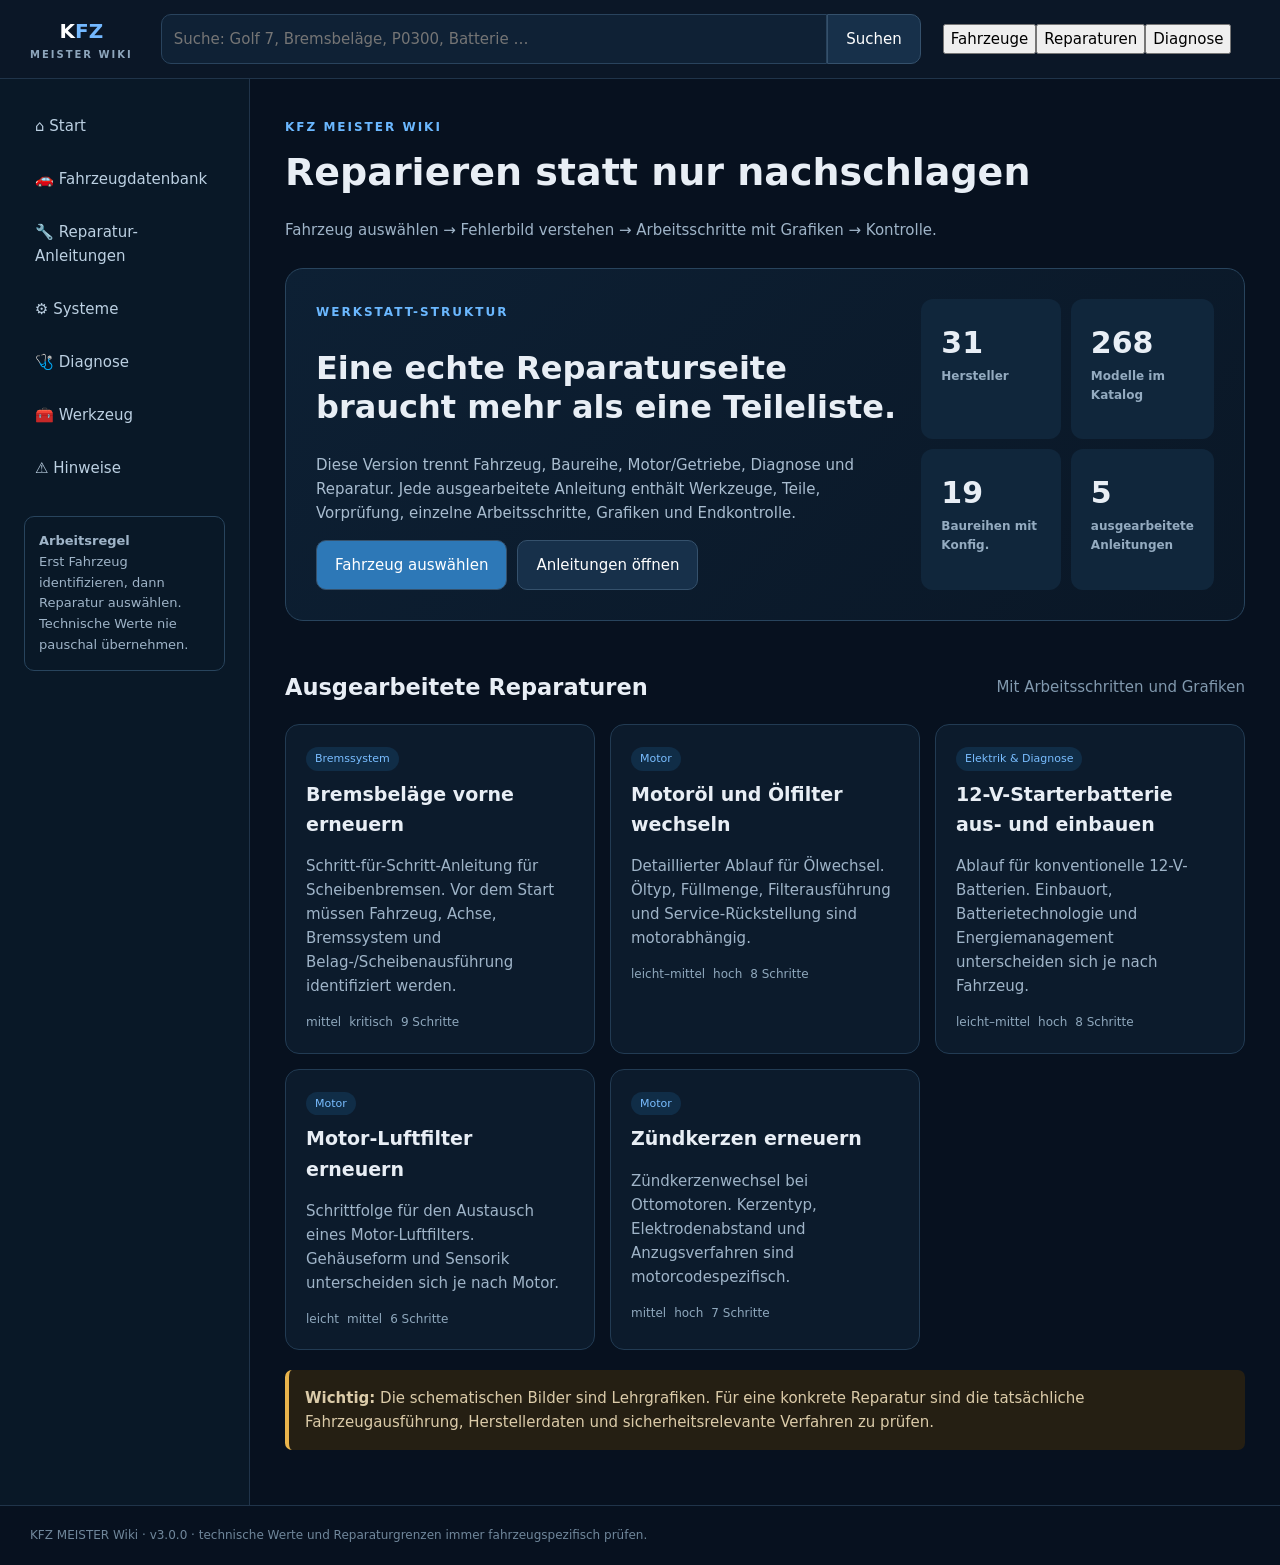
<file: index.html>
<!doctype html>
<html lang="de">
<head>
<meta charset="utf-8">
<meta name="viewport" content="width=device-width,initial-scale=1">
<meta name="theme-color" content="#07111f">
<meta name="description" content="KFZ MEISTER Wiki Pro – Diagnose, Reparatur, Fahrzeugsysteme, Komponenten und Werkzeuge.">
<title>KFZ MEISTER Wiki Pro</title>
<link rel="stylesheet" href="style.css">
</head>
<body><main class="fatal"><h1>KFZ MEISTER Wiki Pro</h1><p>Datenbank wird geladen …</p></main><script src="app.js"></script></body>
</html>
</file>
<file: style.css>
*{box-sizing:border-box}body{margin:0;background:#07111f;color:#e8eef5;font:15px/1.6 system-ui,Arial,sans-serif}button,input{font:inherit}button{cursor:pointer}header{position:sticky;top:0;z-index:5;display:flex;gap:22px;align-items:center;padding:14px 24px;background:#0b1727;border-bottom:1px solid #20344a}.logo{background:none;border:0;color:#fff;font-weight:900;font-size:20px}.logo span{color:#73b8ff}.logo small{display:block;color:#8ea6bc;font-size:10px;letter-spacing:2px}.search{display:flex;flex:1;max-width:760px}.search input,.filter input{width:100%;background:#0f2135;border:1px solid #29435d;color:#fff;border-radius:10px 0 0 10px;padding:12px}.search button,.actions button{border:1px solid #35516c;background:#17304a;color:#fff;padding:12px 18px;border-radius:0 10px 10px 0}.actions{display:flex;gap:10px}.actions button{border-radius:10px}.actions .primary{background:#2d78b7}.app{min-height:100vh}.body{display:grid;grid-template-columns:250px 1fr;min-height:calc(100vh - 120px)}aside{padding:24px;background:#091827;border-right:1px solid #20344a}aside>button{display:block;width:100%;text-align:left;margin-bottom:7px;padding:11px;border:0;border-radius:9px;background:transparent;color:#bcd0e2}aside>button:hover{background:#10283f;color:#fff}.side-note{margin-top:25px;padding:14px;border:1px solid #28445d;border-radius:10px;color:#9fb4c8;font-size:13px}main{padding:35px;max-width:1450px;width:100%;margin:auto}.page-header{margin-bottom:26px}.eyebrow{color:#6bb8ff;font-size:12px;font-weight:800;letter-spacing:2px}.page-header h1{font-size:38px;margin:4px 0}.page-header p{color:#9fb4c8;max-width:900px}.hero{display:grid;grid-template-columns:1.6fr .8fr;gap:20px;padding:30px;border:1px solid #28445d;border-radius:18px;background:linear-gradient(135deg,#0d2034,#0a1726);margin-bottom:30px}.hero h2{font-size:32px;line-height:1.2}.hero p{color:#a9bdd0}.stats{display:grid;grid-template-columns:1fr 1fr;gap:10px}.stats b{font-size:30px;padding:20px;border-radius:12px;background:#10263b}.stats small{display:block;color:#94abc0;font-size:12px}.section-title{display:flex;justify-content:space-between;align-items:center}.section-title span{color:#8199ae}.cards{display:grid;grid-template-columns:repeat(auto-fit,minmax(250px,1fr));gap:15px}.card,.panel{background:#0c1b2c;border:1px solid #223b53;border-radius:14px;padding:20px}.card{transition:.15s}.card:hover{transform:translateY(-2px);border-color:#4a78a0}.card h3{margin:8px 0;font-size:19px}.card p{color:#9fb4c8}.tag{display:inline-block;color:#79bdff;background:#102d47;border-radius:999px;padding:3px 9px;font-size:11px}.meta{display:flex;gap:8px;flex-wrap:wrap;color:#8fa8bd;font-size:12px}.brandletter{width:42px;height:42px;border-radius:10px;background:#173858;display:grid;place-items:center;font-weight:900;font-size:20px}.filter{display:flex;margin-bottom:18px}.filter input{border-radius:10px}.chips,.listchips{display:flex;gap:7px;flex-wrap:wrap}.chips span,.config span,.listchips span{padding:5px 8px;background:#10283f;border-radius:7px;color:#abc0d3;font-size:12px}.config{display:grid;grid-template-columns:repeat(3,1fr);gap:15px;margin-bottom:25px}.config>div{background:#0c1b2c;border:1px solid #223b53;border-radius:12px;padding:18px}.config span{display:inline-block;margin:3px}.two{display:grid;grid-template-columns:minmax(0,1fr) 320px;gap:18px}.repair-head{display:flex;justify-content:space-between;gap:20px;padding:14px 18px;background:#0b1b2c;border:1px solid #223b53;border-radius:10px;margin-bottom:20px;color:#a8bdcf}.steps{display:grid;gap:18px}.step{display:grid;grid-template-columns:50px 1fr;gap:14px;background:#0c1b2c;border:1px solid #223b53;border-radius:14px;padding:20px}.stepno{width:42px;height:42px;border-radius:50%;background:#2b74ad;display:grid;place-items:center;font-weight:900}.step h2{margin-top:0}.step p{color:#b0c2d2}.step figure{margin:15px 0 0}.step img{width:100%;max-height:420px;object-fit:contain;background:#07111f;border-radius:10px;border:1px solid #29435d}.step figcaption{color:#7f96aa;font-size:12px;margin-top:6px}.sticky{position:sticky;top:100px}.warning{margin:20px 0;padding:16px;border-left:4px solid #e8b44c;background:#251f13;color:#dbcba9;border-radius:7px}.note{padding:12px;background:#101f2f;border-radius:8px;color:#9db1c4}.results{display:grid;gap:8px}.results button{display:grid;grid-template-columns:140px 1fr 30px;text-align:left;padding:15px;background:#0c1b2c;border:1px solid #223b53;color:#fff;border-radius:10px}.results span{color:#79bdff}.empty{padding:30px;background:#0c1b2c;border:1px solid #223b53;border-radius:14px}.fatal{max-width:800px;margin:20vh auto;padding:30px}footer{padding:20px 30px;border-top:1px solid #20344a;color:#70879b;font-size:12px}@media(max-width:900px){header{flex-wrap:wrap}.search{order:3;flex-basis:100%}.body{grid-template-columns:1fr}aside{display:flex;overflow:auto;gap:6px;border-right:0;border-bottom:1px solid #20344a}aside>button{white-space:nowrap}.side-note{display:none}.hero,.two,.config{grid-template-columns:1fr}main{padding:20px}.page-header h1{font-size:30px}.stats{grid-template-columns:1fr 1fr}}
</file>
